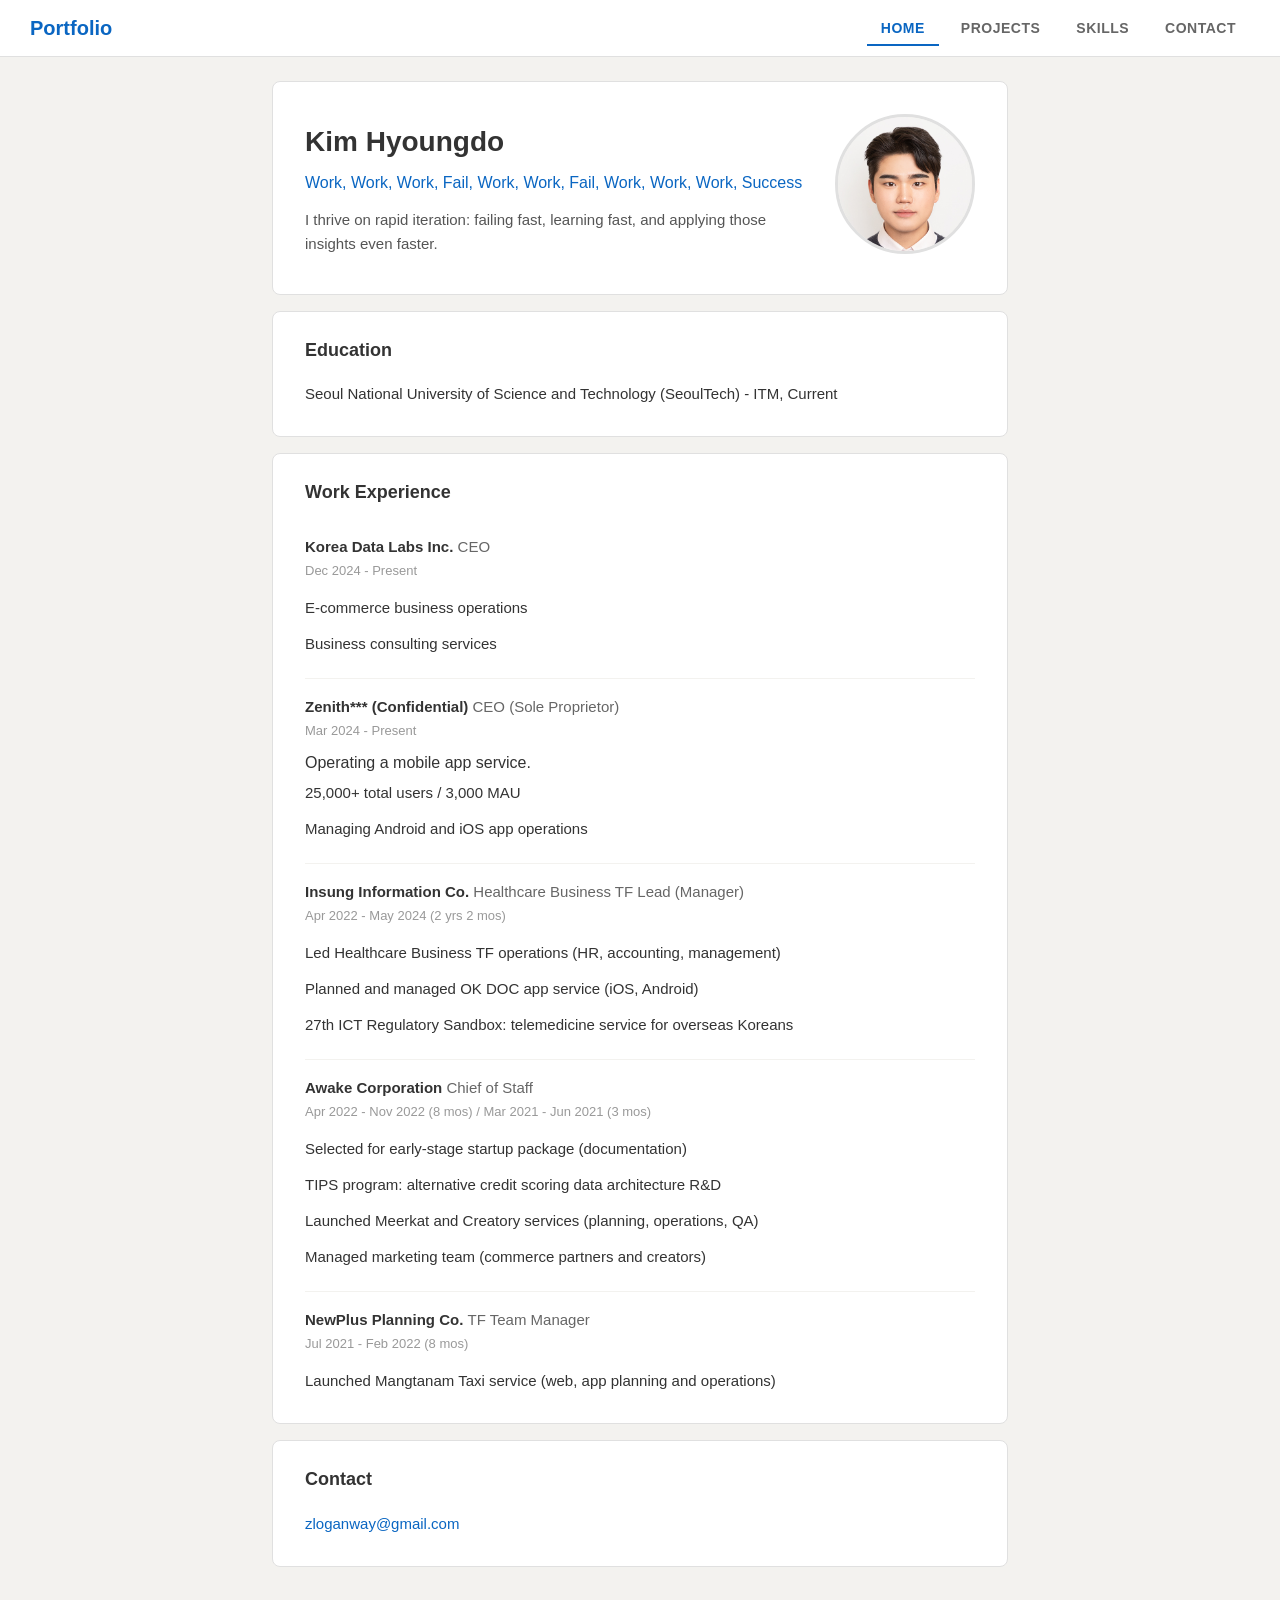
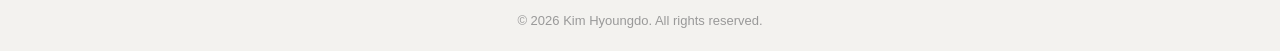
<file: index.html>
<!DOCTYPE html>
<html lang="en">
<head>
    <meta charset="UTF-8">
    <meta name="viewport" content="width=device-width, initial-scale=1.0">
    <title>Kim Hyoungdo - Portfolio</title>
    <link rel="stylesheet" href="styles.css">
</head>
<body>
    <header>
        <nav>
            <div class="logo">Portfolio</div>
            <ul class="nav-links">
                <li><a href="index.html" class="active">HOME</a></li>
                <li><a href="projects.html">PROJECTS</a></li>
                <li><a href="skills.html">SKILLS</a></li>
                <li><a href="contact.html">CONTACT</a></li>
            </ul>
        </nav>
    </header>

    <main>
        <section class="intro">
            <div class="intro-text">
                <h1>Kim Hyoungdo</h1>
                <p class="subtitle">Work, Work, Work, Fail, Work, Work, Fail, Work, Work, Work, Success</p>
            <p class="bio">
                    I thrive on rapid iteration: failing fast, learning fast, and applying those insights even faster.
                </p>
            </div>
            <figure class="intro-photo">
                <img src="김형도_민증.jpg" alt="Kim Hyoungdo">
            </figure>
        </section>

        <section class="info-section">
            <h2>Education</h2>
            <ul class="info-list">
                <li>Seoul National University of Science and Technology (SeoulTech) - ITM, Current</li>
            </ul>
        </section>

        <section class="info-section">
            <h2>Work Experience</h2>
            <div class="experience-item">
                <h3>Korea Data Labs Inc. <span class="role">CEO</span></h3>
                <p class="period">Dec 2024 - Present</p>
                <ul class="info-list">
                    <li>E-commerce business operations</li>
                    <li>Business consulting services</li>
                </ul>
            </div>
            <div class="experience-item">
                <h3>Zenith*** (Confidential) <span class="role">CEO (Sole Proprietor)</span></h3>
                <p class="period">Mar 2024 - Present</p>
                <p>Operating a mobile app service.</p>
                <ul class="info-list">
                    <li>25,000+ total users / 3,000 MAU</li>
                    <li>Managing Android and iOS app operations</li>
                </ul>
            </div>
            <div class="experience-item">
                <h3>Insung Information Co. <span class="role">Healthcare Business TF Lead (Manager)</span></h3>
                <p class="period">Apr 2022 - May 2024 (2 yrs 2 mos)</p>
                <ul class="info-list">
                    <li>Led Healthcare Business TF operations (HR, accounting, management)</li>
                    <li>Planned and managed OK DOC app service (iOS, Android)</li>
                    <li>27th ICT Regulatory Sandbox: telemedicine service for overseas Koreans</li>
                </ul>
            </div>
            <div class="experience-item">
                <h3>Awake Corporation <span class="role">Chief of Staff</span></h3>
                <p class="period">Apr 2022 - Nov 2022 (8 mos) / Mar 2021 - Jun 2021 (3 mos)</p>
                <ul class="info-list">
                    <li>Selected for early-stage startup package (documentation)</li>
                    <li>TIPS program: alternative credit scoring data architecture R&D</li>
                    <li>Launched Meerkat and Creatory services (planning, operations, QA)</li>
                    <li>Managed marketing team (commerce partners and creators)</li>
                </ul>
            </div>
            <div class="experience-item">
                <h3>NewPlus Planning Co. <span class="role">TF Team Manager</span></h3>
                <p class="period">Jul 2021 - Feb 2022 (8 mos)</p>
                <ul class="info-list">
                    <li>Launched Mangtanam Taxi service (web, app planning and operations)</li>
                </ul>
            </div>
        </section>

        <section class="info-section">
            <h2>Contact</h2>
            <ul class="info-list">
                <li><a href="mailto:zloganway@gmail.com">zloganway@gmail.com</a></li>
            </ul>
        </section>
    </main>

    <footer>
        <p>&copy; 2026 Kim Hyoungdo. All rights reserved.</p>
    </footer>
</body>
</html>
</file>
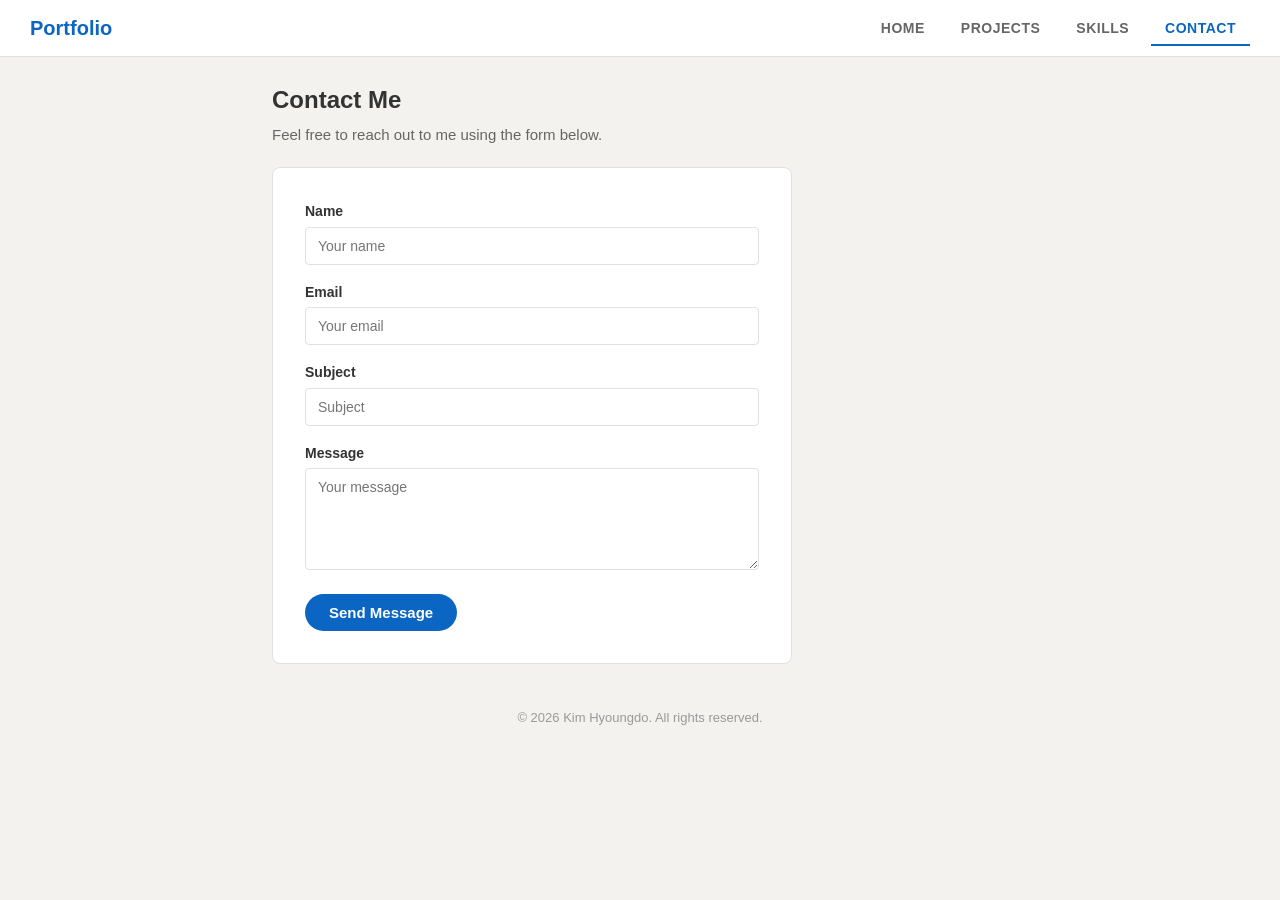
<file: contact.html>
<!DOCTYPE html>
<html lang="en">
<head>
    <meta charset="UTF-8">
    <meta name="viewport" content="width=device-width, initial-scale=1.0">
    <title>Contact - Kim Hyoungdo</title>
    <link rel="stylesheet" href="styles.css">
</head>
<body>
    <header>
        <nav>
            <div class="logo">Portfolio</div>
            <ul class="nav-links">
                <li><a href="index.html">HOME</a></li>
                <li><a href="projects.html">PROJECTS</a></li>
                <li><a href="skills.html">SKILLS</a></li>
                <li><a href="contact.html" class="active">CONTACT</a></li>
            </ul>
        </nav>
    </header>

    <main>
        <section class="contact">
            <h1>Contact Me</h1>
            <p class="section-description">Feel free to reach out to me using the form below.</p>

            <form class="contact-form">
                <label for="name">Name</label>
                <input type="text" id="name" name="name" placeholder="Your name">

                <label for="email">Email</label>
                <input type="email" id="email" name="email" placeholder="Your email">

                <label for="subject">Subject</label>
                <input type="text" id="subject" name="subject" placeholder="Subject">

                <label for="message">Message</label>
                <textarea id="message" name="message" rows="5" placeholder="Your message"></textarea>

                <button type="submit">Send Message</button>
            </form>
        </section>
    </main>

    <footer>
        <p>&copy; 2026 Kim Hyoungdo. All rights reserved.</p>
    </footer>
</body>
</html>
</file>
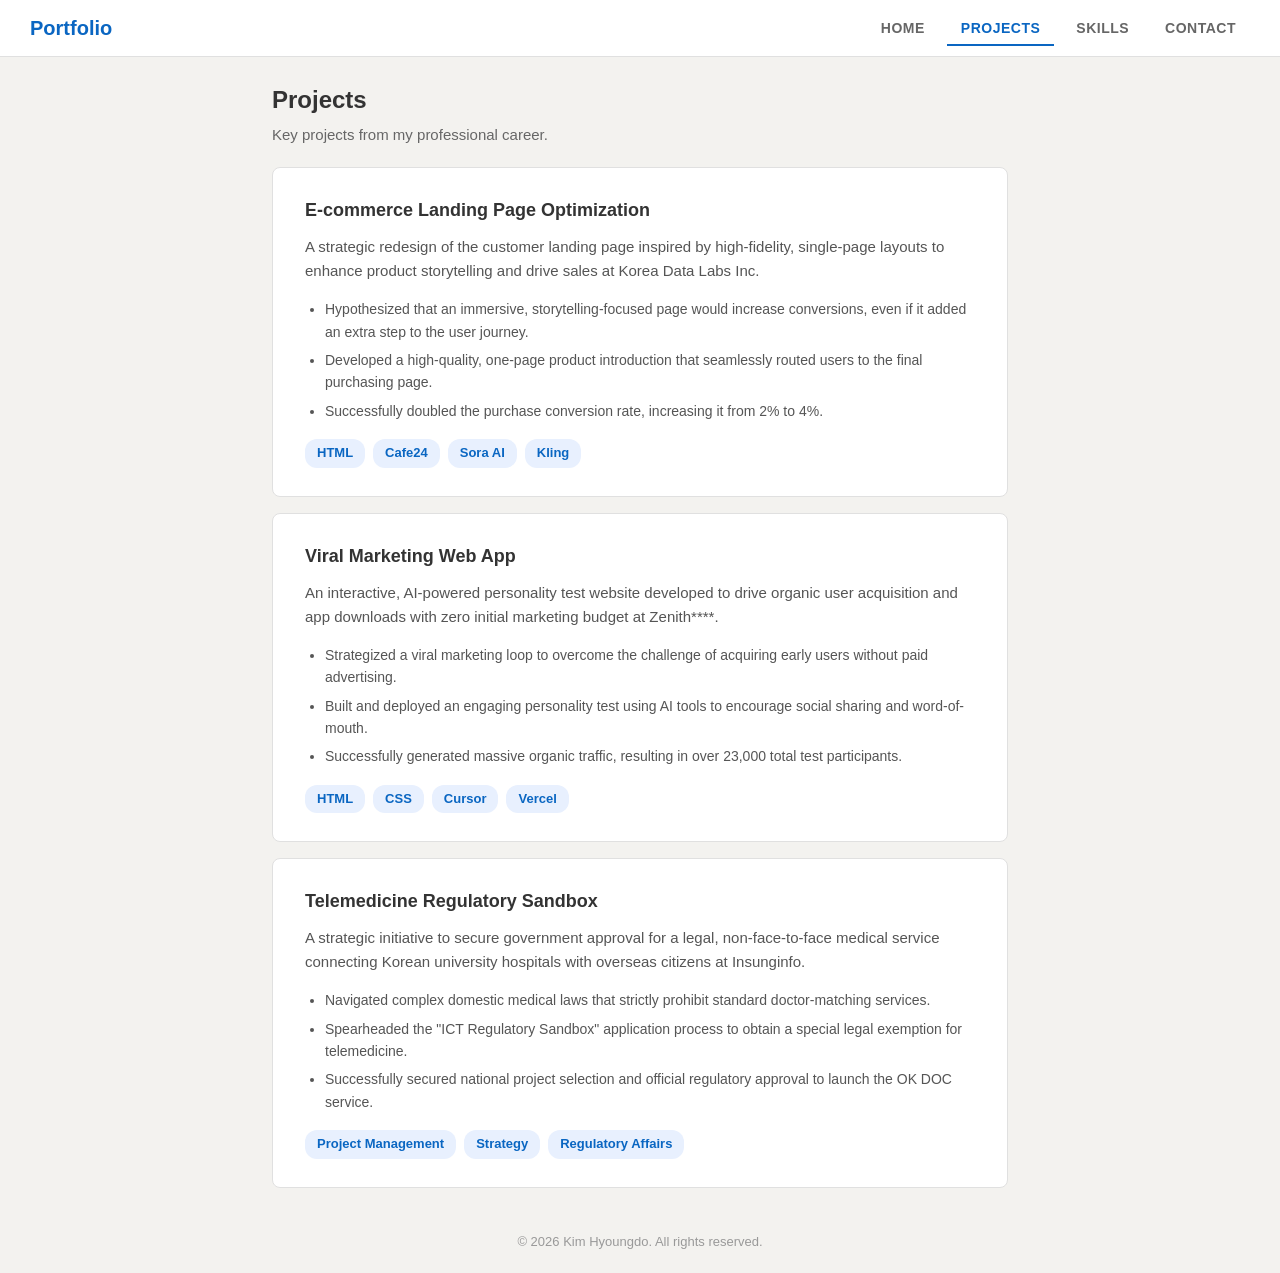
<file: projects.html>
<!DOCTYPE html>
<html lang="en">
<head>
    <meta charset="UTF-8">
    <meta name="viewport" content="width=device-width, initial-scale=1.0">
    <title>Projects - Kim Hyoungdo</title>
    <link rel="stylesheet" href="styles.css">
</head>
<body>
    <header>
        <nav>
            <div class="logo">Portfolio</div>
            <ul class="nav-links">
                <li><a href="index.html">HOME</a></li>
                <li><a href="projects.html" class="active">PROJECTS</a></li>
                <li><a href="skills.html">SKILLS</a></li>
                <li><a href="contact.html">CONTACT</a></li>
            </ul>
        </nav>
    </header>

    <main>
        <h1>Projects</h1>
        <p class="section-description">Key projects from my professional career.</p>

        <article class="project-group">
            <div class="project-text">
                <h2>E-commerce Landing Page Optimization</h2>
                <p>
                    A strategic redesign of the customer landing page inspired by high-fidelity,
                    single-page layouts to enhance product storytelling and drive sales at Korea Data Labs Inc.
                </p>
                <ul>
                    <li>Hypothesized that an immersive, storytelling-focused page would increase conversions, even if it added an extra step to the user journey.</li>
                    <li>Developed a high-quality, one-page product introduction that seamlessly routed users to the final purchasing page.</li>
                    <li>Successfully doubled the purchase conversion rate, increasing it from 2% to 4%.</li>
                </ul>
                <div class="tags">
                    <span class="tag">HTML</span>
                    <span class="tag">Cafe24</span>
                    <span class="tag">Sora AI</span>
                    <span class="tag">Kling</span>
                </div>
            </div>
        </article>

        <article class="project-group">
            <div class="project-text">
                <h2>Viral Marketing Web App</h2>
                <p>
                    An interactive, AI-powered personality test website developed to drive organic user
                    acquisition and app downloads with zero initial marketing budget at Zenith****.
                </p>
                <ul>
                    <li>Strategized a viral marketing loop to overcome the challenge of acquiring early users without paid advertising.</li>
                    <li>Built and deployed an engaging personality test using AI tools to encourage social sharing and word-of-mouth.</li>
                    <li>Successfully generated massive organic traffic, resulting in over 23,000 total test participants.</li>
                </ul>
                <div class="tags">
                    <span class="tag">HTML</span>
                    <span class="tag">CSS</span>
                    <span class="tag">Cursor</span>
                    <span class="tag">Vercel</span>
                </div>
            </div>
        </article>

        <article class="project-group">
            <div class="project-text">
                <h2>Telemedicine Regulatory Sandbox</h2>
                <p>
                    A strategic initiative to secure government approval for a legal, non-face-to-face
                    medical service connecting Korean university hospitals with overseas citizens at Insunginfo.
                </p>
                <ul>
                    <li>Navigated complex domestic medical laws that strictly prohibit standard doctor-matching services.</li>
                    <li>Spearheaded the "ICT Regulatory Sandbox" application process to obtain a special legal exemption for telemedicine.</li>
                    <li>Successfully secured national project selection and official regulatory approval to launch the OK DOC service.</li>
                </ul>
                <div class="tags">
                    <span class="tag">Project Management</span>
                    <span class="tag">Strategy</span>
                    <span class="tag">Regulatory Affairs</span>
                </div>
            </div>
        </article>
    </main>

    <footer>
        <p>&copy; 2026 Kim Hyoungdo. All rights reserved.</p>
    </footer>
</body>
</html>
</file>
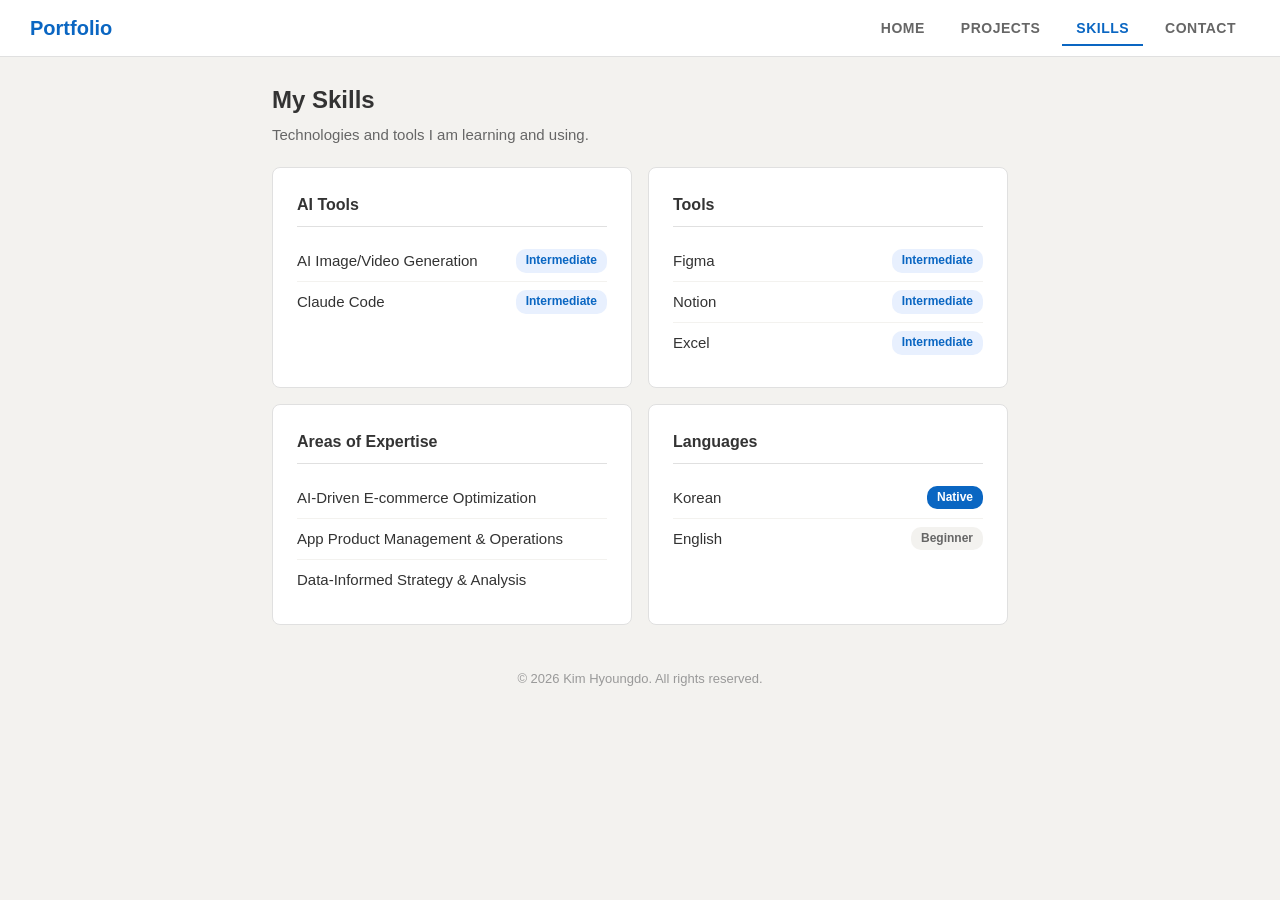
<file: skills.html>
<!DOCTYPE html>
<html lang="en">
<head>
    <meta charset="UTF-8">
    <meta name="viewport" content="width=device-width, initial-scale=1.0">
    <title>Skills - Kim Hyoungdo</title>
    <link rel="stylesheet" href="styles.css">
</head>
<body>
    <header>
        <nav>
            <div class="logo">Portfolio</div>
            <ul class="nav-links">
                <li><a href="index.html">HOME</a></li>
                <li><a href="projects.html">PROJECTS</a></li>
                <li><a href="skills.html" class="active">SKILLS</a></li>
                <li><a href="contact.html">CONTACT</a></li>
            </ul>
        </nav>
    </header>

    <main>
        <h1>My Skills</h1>
        <p class="section-description">Technologies and tools I am learning and using.</p>

        <section class="skills-section">
            <div class="skill-category">
                <h3>AI Tools</h3>
                <ul>
                    <li>AI Image/Video Generation <span class="lvl-intermediate">Intermediate</span></li>
                    <li>Claude Code <span class="lvl-intermediate">Intermediate</span></li>
                </ul>
            </div>

            <div class="skill-category">
                <h3>Tools</h3>
                <ul>
                    <li>Figma <span class="lvl-intermediate">Intermediate</span></li>
                    <li>Notion <span class="lvl-intermediate">Intermediate</span></li>
                    <li>Excel <span class="lvl-intermediate">Intermediate</span></li>
                </ul>
            </div>

            <div class="skill-category">
                <h3>Areas of Expertise</h3>
                <ul>
                    <li>AI-Driven E-commerce Optimization</li>
                    <li>App Product Management & Operations</li>
                    <li>Data-Informed Strategy & Analysis</li>
                </ul>
            </div>

            <div class="skill-category">
                <h3>Languages</h3>
                <ul>
                    <li>Korean <span class="lvl-advanced">Native</span></li>
                    <li>English <span class="lvl-beginner">Beginner</span></li>
                </ul>
            </div>
        </section>
    </main>

    <footer>
        <p>&copy; 2026 Kim Hyoungdo. All rights reserved.</p>
    </footer>
</body>
</html>
</file>
<file: styles.css>
/* ===== Global Styles ===== */
* {
    margin: 0;
    padding: 0;
    box-sizing: border-box;
}

body {
    font-family: Arial, sans-serif;
    line-height: 1.6;
    color: #333;
    background-color: #f3f2ef;
}

a {
    color: #0a66c2;
    text-decoration: none;
}

a:hover {
    text-decoration: underline;
}

/* ===== Navigation ===== */
nav {
    display: flex;
    justify-content: space-between;
    align-items: center;
    background-color: #fff;
    padding: 12px 30px;
    border-bottom: 1px solid #e0e0e0;
}

.logo {
    color: #0a66c2;
    font-size: 20px;
    font-weight: bold;
}

.nav-links {
    list-style: none;
    display: flex;
    gap: 8px;
}

.nav-links a {
    color: #666;
    text-decoration: none;
    padding: 8px 14px;
    border-radius: 4px;
    font-size: 14px;
    font-weight: 600;
    letter-spacing: 0.5px;
}

.nav-links a:hover {
    background-color: #f3f2ef;
    color: #333;
    text-decoration: none;
}

.nav-links a.active {
    color: #0a66c2;
    border-bottom: 2px solid #0a66c2;
    border-radius: 0;
}

/* ===== Main Content ===== */
main {
    max-width: 768px;
    margin: 24px auto;
    padding: 0 16px;
}

h1 {
    color: #333;
    font-size: 24px;
    margin-bottom: 4px;
}

h2 {
    color: #333;
    font-size: 18px;
    margin-bottom: 12px;
}

/* ===== Footer ===== */
footer {
    text-align: center;
    padding: 20px;
    color: #999;
    font-size: 13px;
    margin-top: 24px;
}

.section-description {
    color: #666;
    margin-bottom: 20px;
    font-size: 15px;
}

/* ===== Home Page - Intro ===== */
.intro {
    background-color: #fff;
    border: 1px solid #e0e0e0;
    border-radius: 8px;
    padding: 32px;
    margin-bottom: 16px;
    display: flex;
    justify-content: space-between;
    align-items: center;
    gap: 32px;
}

.intro-text {
    flex: 1;
}

.intro-text h1 {
    font-size: 28px;
    color: #333;
    margin-bottom: 6px;
}

.subtitle {
    color: #0a66c2;
    font-size: 16px;
    margin-bottom: 12px;
}

.bio {
    color: #555;
    font-size: 15px;
    line-height: 1.6;
}

.intro-photo {
    flex-shrink: 0;
}

.intro-photo img {
    width: 140px;
    height: 140px;
    border-radius: 50%;
    object-fit: cover;
    object-position: top;
    border: 3px solid #e0e0e0;
    background-color: #f3f2ef;
}

/* ===== Home Page - Info Sections ===== */
.info-section {
    background-color: #fff;
    border: 1px solid #e0e0e0;
    border-radius: 8px;
    padding: 24px 32px;
    margin-bottom: 16px;
}

.info-list {
    list-style: none;
}

.info-list li {
    padding: 6px 0;
    color: #333;
    font-size: 15px;
}

.info-list a {
    color: #0a66c2;
}

/* ===== Work Experience ===== */
.experience-item {
    padding: 16px 0;
    border-bottom: 1px solid #f3f2ef;
}

.experience-item:last-child {
    border-bottom: none;
    padding-bottom: 0;
}

.experience-item:first-child {
    padding-top: 0;
}

.experience-item h3 {
    font-size: 15px;
    color: #333;
    margin-bottom: 2px;
}

.role {
    font-weight: normal;
    color: #666;
}

.period {
    font-size: 13px;
    color: #999;
    margin-bottom: 8px;
}

/* ===== Projects Page ===== */
.project-group {
    background-color: #fff;
    border: 1px solid #e0e0e0;
    border-radius: 8px;
    padding: 28px 32px;
    margin-bottom: 16px;
}

.project-text h2 {
    font-size: 18px;
    color: #333;
    margin-bottom: 10px;
}

.project-text p {
    color: #555;
    font-size: 15px;
    margin-bottom: 12px;
    line-height: 1.6;
}

.project-text ul {
    list-style: disc;
    margin-left: 20px;
    margin-bottom: 14px;
}

.project-text li {
    color: #555;
    font-size: 14px;
    padding: 3px 0;
}

.tags {
    display: flex;
    flex-wrap: wrap;
    gap: 8px;
}

.tag {
    display: inline-block;
    background-color: #e8f0fe;
    color: #0a66c2;
    padding: 4px 12px;
    border-radius: 12px;
    font-size: 13px;
    font-weight: 600;
}

/* ===== Skills Page ===== */
.skills-section {
    display: grid;
    grid-template-columns: repeat(2, 1fr);
    gap: 16px;
}

.skill-category {
    background-color: #fff;
    border: 1px solid #e0e0e0;
    border-radius: 8px;
    padding: 24px;
}

.skill-category h3 {
    font-size: 16px;
    color: #333;
    margin-bottom: 14px;
    padding-bottom: 8px;
    border-bottom: 1px solid #e0e0e0;
}

.skill-category ul {
    list-style: none;
}

.skill-category li {
    display: flex;
    justify-content: space-between;
    align-items: center;
    padding: 8px 0;
    font-size: 15px;
    color: #333;
    border-bottom: 1px solid #f3f2ef;
}

.skill-category li:last-child {
    border-bottom: none;
}

/* Skill level badges */
.lvl-advanced {
    background-color: #0a66c2;
    color: #fff;
    padding: 2px 10px;
    border-radius: 10px;
    font-size: 12px;
    font-weight: 600;
}

.lvl-intermediate {
    background-color: #e8f0fe;
    color: #0a66c2;
    padding: 2px 10px;
    border-radius: 10px;
    font-size: 12px;
    font-weight: 600;
}

.lvl-beginner {
    background-color: #f3f2ef;
    color: #666;
    padding: 2px 10px;
    border-radius: 10px;
    font-size: 12px;
    font-weight: 600;
}

.lvl-learning {
    background-color: #fff;
    color: #999;
    padding: 2px 10px;
    border-radius: 10px;
    font-size: 12px;
    font-weight: 600;
    border: 1px solid #e0e0e0;
}

/* ===== Contact Page ===== */
.contact-form {
    background-color: #fff;
    border: 1px solid #e0e0e0;
    border-radius: 8px;
    padding: 32px;
    max-width: 520px;
}

.contact-form label {
    display: block;
    margin-bottom: 4px;
    font-weight: 600;
    font-size: 14px;
    color: #333;
}

.contact-form input,
.contact-form textarea {
    width: 100%;
    padding: 10px 12px;
    margin-bottom: 16px;
    border: 1px solid #e0e0e0;
    border-radius: 4px;
    font-family: Arial, sans-serif;
    font-size: 14px;
    color: #333;
}

.contact-form input:focus,
.contact-form textarea:focus {
    outline: none;
    border-color: #0a66c2;
}

.contact-form button {
    background-color: #0a66c2;
    color: white;
    padding: 10px 24px;
    border: none;
    border-radius: 20px;
    font-size: 15px;
    font-weight: 600;
    cursor: pointer;
}

.contact-form button:hover {
    background-color: #004182;
}

/* ===== Responsive: Tablet (481px - 768px) ===== */
@media (max-width: 768px) {
    .intro {
        flex-direction: column;
        text-align: center;
    }

    .intro-photo {
        order: -1;
    }

    .skills-section {
        grid-template-columns: 1fr;
    }
}

/* ===== Responsive: Mobile (0 - 480px) ===== */
@media (max-width: 480px) {
    nav {
        flex-direction: column;
        padding: 12px 16px;
        gap: 8px;
    }

    .nav-links {
        flex-wrap: wrap;
        justify-content: center;
        gap: 4px;
    }

    .nav-links a {
        padding: 6px 10px;
        font-size: 13px;
    }

    main {
        padding: 0 12px;
    }

    .intro {
        padding: 24px;
        flex-direction: column;
        text-align: center;
    }

    .intro-photo {
        order: -1;
    }

    .intro-photo img {
        width: 110px;
        height: 110px;
    }

    .intro-text h1 {
        font-size: 22px;
    }

    .project-group {
        padding: 20px;
    }

    .skill-category {
        padding: 18px;
    }

    .contact-form {
        padding: 24px;
    }

    .skills-section {
        grid-template-columns: 1fr;
    }
}
</file>
